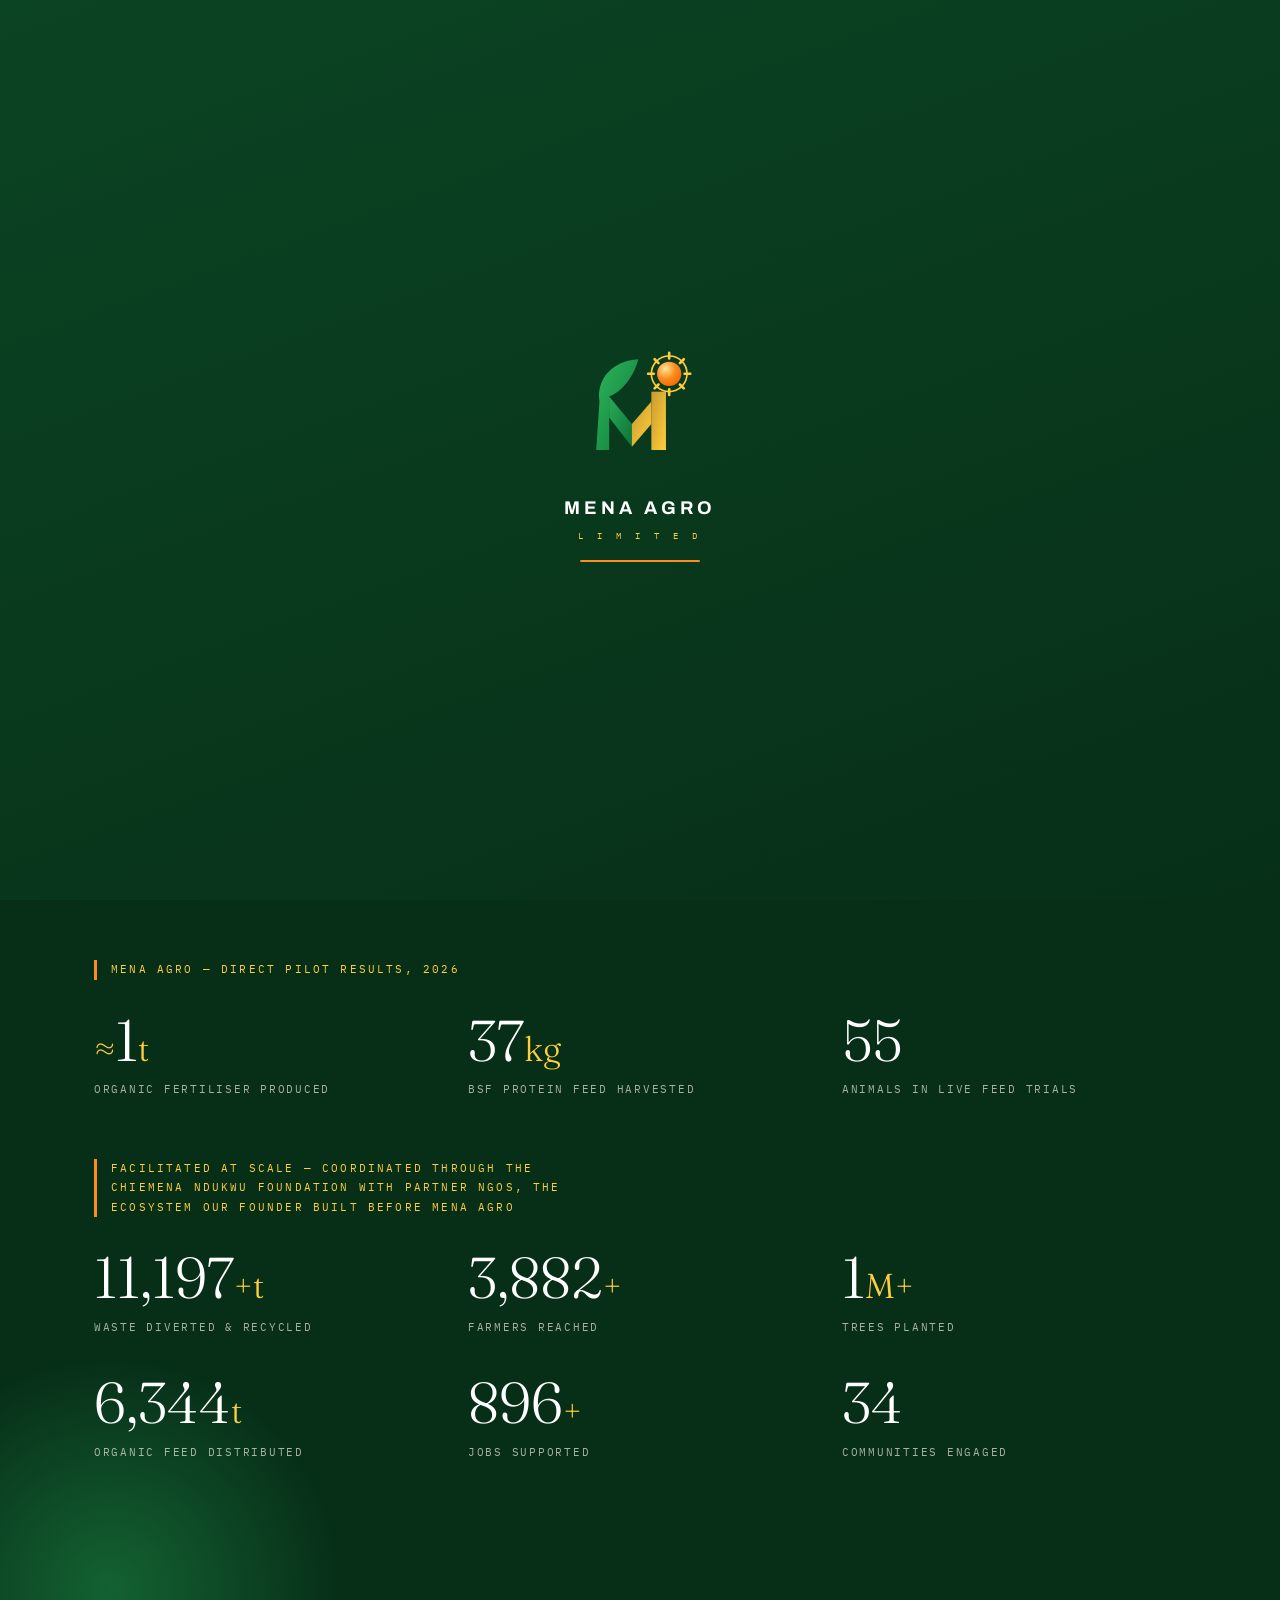
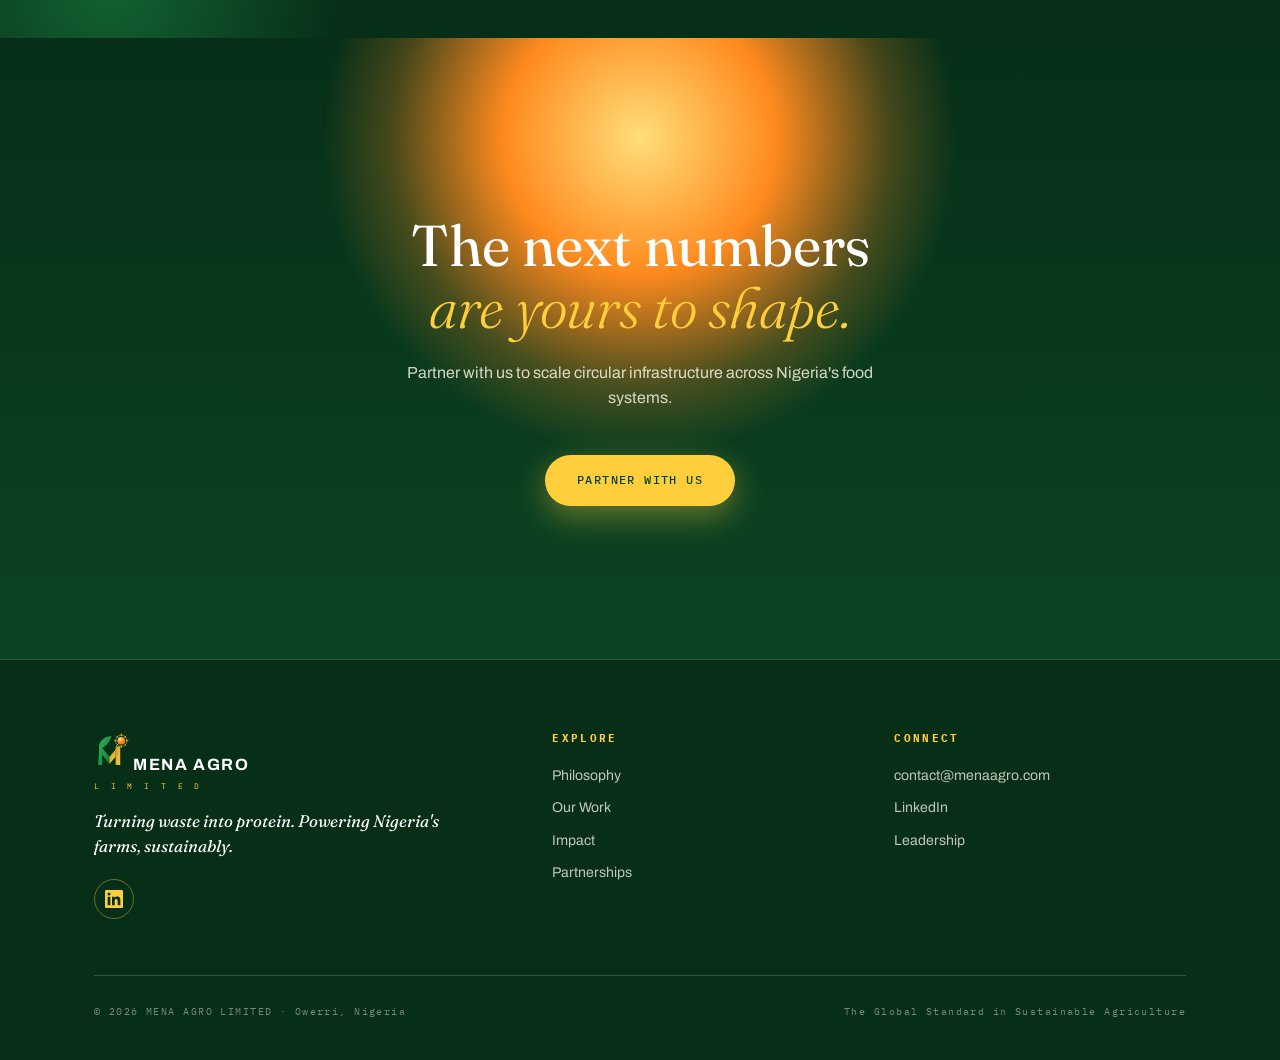
<file: impact.html>
<!DOCTYPE html>
<html lang="en">
<head>
<meta charset="UTF-8" />
<meta name="viewport" content="width=device-width, initial-scale=1" />
<title>Impact — MENA AGRO LIMITED</title>
<meta name="description" content="Transparent results at two scales: MENA AGRO's direct pilot outputs and the ecosystem-scale impact facilitated through the Chiemena Ndukwu Foundation and partner NGOs." />
<link rel="canonical" href="https://www.menaagro.com/impact" />
<meta property="og:type" content="website" />
<meta property="og:site_name" content="MENA AGRO LIMITED" />
<meta property="og:title" content="Impact — MENA AGRO LIMITED" />
<meta property="og:description" content="Transparent results at two scales: MENA AGRO's direct pilot outputs and the ecosystem-scale impact facilitated through the Chiemena Ndukwu Foundation and partner NGOs." />
<meta property="og:url" content="https://www.menaagro.com/impact" />
<meta property="og:image" content="https://www.menaagro.com/og-image.png" />
<meta property="og:image:width" content="1200" />
<meta property="og:image:height" content="630" />
<meta name="twitter:card" content="summary_large_image" />
<link rel="icon" type="image/png" sizes="48x48" href="/favicon.png" />
<link rel="icon" type="image/png" sizes="512x512" href="/logo.png" />
<link rel="apple-touch-icon" href="/logo.png" />
<link rel="preconnect" href="https://fonts.googleapis.com">
<link rel="preconnect" href="https://fonts.gstatic.com" crossorigin>
<link href="https://fonts.googleapis.com/css2?family=Fraunces:ital,opsz,wght@0,9..144,300;0,9..144,400;0,9..144,600;1,9..144,300;1,9..144,400&family=Archivo:wght@400;500;600;700&family=IBM+Plex+Mono:wght@400;500&display=swap" rel="stylesheet">
<link rel="stylesheet" href="/styles.css">

</head>
<body>
<svg width="0" height="0" style="position:absolute" aria-hidden="true">
  <defs>
    <linearGradient id="mGreen" x1="0" y1="0" x2="1" y2="1">
      <stop offset="0" stop-color="#2FB55C"/><stop offset="1" stop-color="#0B7A38"/>
    </linearGradient>
    <linearGradient id="mGold" x1="0" y1="0" x2="1" y2="1">
      <stop offset="0" stop-color="#C99B2F"/><stop offset="1" stop-color="#FFCE3D"/>
    </linearGradient>
    <radialGradient id="sunGrad" cx="35%" cy="30%" r="75%">
      <stop offset="0" stop-color="#FFE896"/><stop offset=".55" stop-color="#FF8A1E"/><stop offset="1" stop-color="#F26A0C"/>
    </radialGradient>
    <g id="mMark">
      <path d="M6 30 C4 16 14 5 30 4 C27 15 20 24 12 27 L12 60 L4 60 Z" fill="url(#mGreen)"/>
      <path d="M12 27 L26 44 L26 58 L12 40 Z" fill="url(#mGreen)" opacity=".92"/>
      <path d="M26 44 L38 30 L38 44 L26 58 Z" fill="url(#mGold)"/>
      <rect x="38" y="24" width="9" height="36" fill="url(#mGold)"/>
      <circle cx="49" cy="13" r="11" fill="none" stroke="#FFCE3D" stroke-width="1" class="sun-glowring"/>
      <g class="sun-rays" stroke="#FFCE3D" stroke-width="1.6" stroke-linecap="round">
        <line x1="49" y1="0" x2="49" y2="3.5"/><line x1="49" y1="22.5" x2="49" y2="26"/>
        <line x1="36" y1="13" x2="39.5" y2="13"/><line x1="58.5" y1="13" x2="62" y2="13"/>
        <line x1="40" y1="4" x2="42.4" y2="6.4"/><line x1="55.6" y1="19.6" x2="58" y2="22"/>
        <line x1="58" y1="4" x2="55.6" y2="6.4"/><line x1="42.4" y1="19.6" x2="40" y2="22"/>
      </g>
      <circle cx="49" cy="13" r="7.5" fill="url(#sunGrad)" class="sun-core"/>
    </g>
  </defs>
</svg>
<div id="splash" role="presentation">
  <div class="splash-inner">
    <svg class="logo-mark" width="120" height="130" viewBox="-6 -6 74 74"><use href="#mMark"/></svg>
    <div class="splash-name">MENA AGRO<small>L I M I T E D</small></div>
    <div class="splash-line"></div>
  </div>
</div>
<nav id="nav">
  <div class="wrap nav-inner">
    <a class="brand" href="/" aria-label="MENA AGRO LIMITED home">
      <svg class="logo-mark" width="44" height="48" viewBox="-4 -4 70 70"><use href="#mMark"/></svg>
      <span class="brand-name">MENA AGRO<small>L I M I T E D</small></span>
    </a>
    <ul class="nav-links">
      <li><a href="/philosophy">Philosophy</a></li>
      <li><a href="/work">Our Work</a></li>
      <li><a href="/impact" aria-current="page">Impact</a></li>
      <li><a class="nav-cta" href="/partnerships">Partner with us</a></li>
    </ul>
    <button class="burger" aria-label="Menu" aria-expanded="false"><span></span><span></span><span></span></button>
  </div>
</nav>
<header class="subhero">
  <div class="hero-sun"></div>
  <div class="pollen" aria-hidden="true">
    <i style="--x:8%;--dur:16s;--del:0s"></i><i style="--x:22%;--dur:13s;--del:3s"></i>
    <i style="--x:37%;--dur:18s;--del:1s"></i><i style="--x:52%;--dur:12s;--del:5s"></i>
    <i style="--x:64%;--dur:15s;--del:2s"></i><i style="--x:78%;--dur:19s;--del:6s"></i>
    <i style="--x:90%;--dur:14s;--del:4s"></i>
  </div>
  <div class="wrap" style="position:relative;z-index:2">
    <div class="hero">
      <div class="eyebrow dark hero-eyebrow">Measurable Impact</div>
      <h1><span class="line"><span>Proof at</span></span>
      <span class="line"><span class="serif-i">two scales.</span></span></h1>
      <p class="lede">We report our own direct results and the ecosystem-scale work our founder facilitated — separately, transparently, verifiably.</p>
    </div>
  </div>
</header>
<section class="impact dark" id="impact" style="padding-top:60px">
  <div class="wrap">
    <div class="tier rv">
      <div class="tier-label">MENA AGRO &mdash; Direct pilot results, 2026</div>
      <div class="stats">
        <div class="stat"><span class="n" data-count="1"><em>&asymp;</em>0<em>t</em></span><span class="l">Organic fertiliser produced</span></div>
        <div class="stat"><span class="n" data-count="50">0<em>kg</em></span><span class="l">BSF protein feed harvested</span></div>
        <div class="stat"><span class="n" data-count="74">0</span><span class="l">Animals in live feed trials</span></div>
      </div>
    </div>
    <div class="tier rv">
      <div class="tier-label">Facilitated at scale &mdash; coordinated through the Chiemena Ndukwu Foundation with partner NGOs, the ecosystem our founder built before MENA AGRO</div>
      <div class="stats">
        <div class="stat"><span class="n" data-count="15000">0<em>+t</em></span><span class="l">Waste diverted &amp; recycled</span></div>
        <div class="stat"><span class="n" data-count="5200">0<em>+</em></span><span class="l">Farmers reached</span></div>
        <div class="stat"><span class="n" data-count="2">0<em>M+</em></span><span class="l">Trees planted</span></div>
        <div class="stat"><span class="n" data-count="8500">0<em>t</em></span><span class="l">Organic feed distributed</span></div>
        <div class="stat"><span class="n" data-count="1200">0<em>+</em></span><span class="l">Jobs supported</span></div>
        <div class="stat"><span class="n" data-count="45">0</span><span class="l">Communities engaged</span></div>
      </div>
    </div>
  </div>
</section>
<section class="cta dark" style="background:linear-gradient(180deg,#072F18,#0B4423)">
  <div class="cta-sun"></div>
  <div class="wrap rv">
    <h2 class="ws">The next numbers <span class="serif-i">are yours to shape.</span></h2>
    <p>Partner with us to scale circular infrastructure across Nigeria's food systems.</p>
    <a class="btn btn-sun" href="/partnerships">Partner with us</a>
  </div>
</section>
<footer>
  <div class="wrap">
    <div class="f-grid">
      <div>
        <a class="brand" href="/" style="margin-bottom:6px">
          <svg class="logo-mark" width="36" height="40" viewBox="-4 -4 70 70"><use href="#mMark"/></svg>
          <span class="brand-name">MENA AGRO<small>L I M I T E D</small></span>
        </a>
        <p class="f-tag">Turning waste into protein. Powering Nigeria's farms, sustainably.</p>
        <div class="socials">
          <a href="https://www.linkedin.com/company/mena-agro-limited/" target="_blank" rel="noopener" aria-label="MENA AGRO on LinkedIn">
            <svg width="18" height="18" viewBox="0 0 24 24"><path d="M20.45 20.45h-3.55v-5.57c0-1.33-.03-3.04-1.85-3.04-1.86 0-2.14 1.45-2.14 2.94v5.67H9.35V9h3.41v1.56h.05c.48-.9 1.64-1.85 3.37-1.85 3.6 0 4.27 2.37 4.27 5.46v6.28zM5.34 7.43a2.06 2.06 0 1 1 0-4.12 2.06 2.06 0 0 1 0 4.12zM7.12 20.45H3.55V9h3.57v11.45zM22.22 0H1.77C.79 0 0 .77 0 1.72v20.55C0 23.23.79 24 1.77 24h20.45c.98 0 1.78-.77 1.78-1.73V1.72C24 .77 23.2 0 22.22 0z"/></svg>
          </a>
          <!-- future socials: copy an <a> block above and swap the href + icon -->
        </div>
      </div>
      <div>
        <h4>Explore</h4>
        <a href="/philosophy">Philosophy</a>
        <a href="/work">Our Work</a>
        <a href="/impact">Impact</a>
        <a href="/partnerships">Partnerships</a>
      </div>
      <div>
        <h4>Connect</h4>
        <a href="mailto:contact@menaagro.com">contact@menaagro.com</a>
        <a href="https://www.linkedin.com/company/mena-agro-limited/" target="_blank" rel="noopener">LinkedIn</a>
        <a href="/philosophy#founder">Leadership</a>
      </div>
    </div>
    <div class="f-base">
      <span>&copy; 2026 MENA AGRO LIMITED &middot; Owerri, Nigeria</span>
      <span>The Global Standard in Sustainable Agriculture</span>
    </div>
  </div>
</footer>
<script src="/script.js"></script>
</body>
</html>
</file>
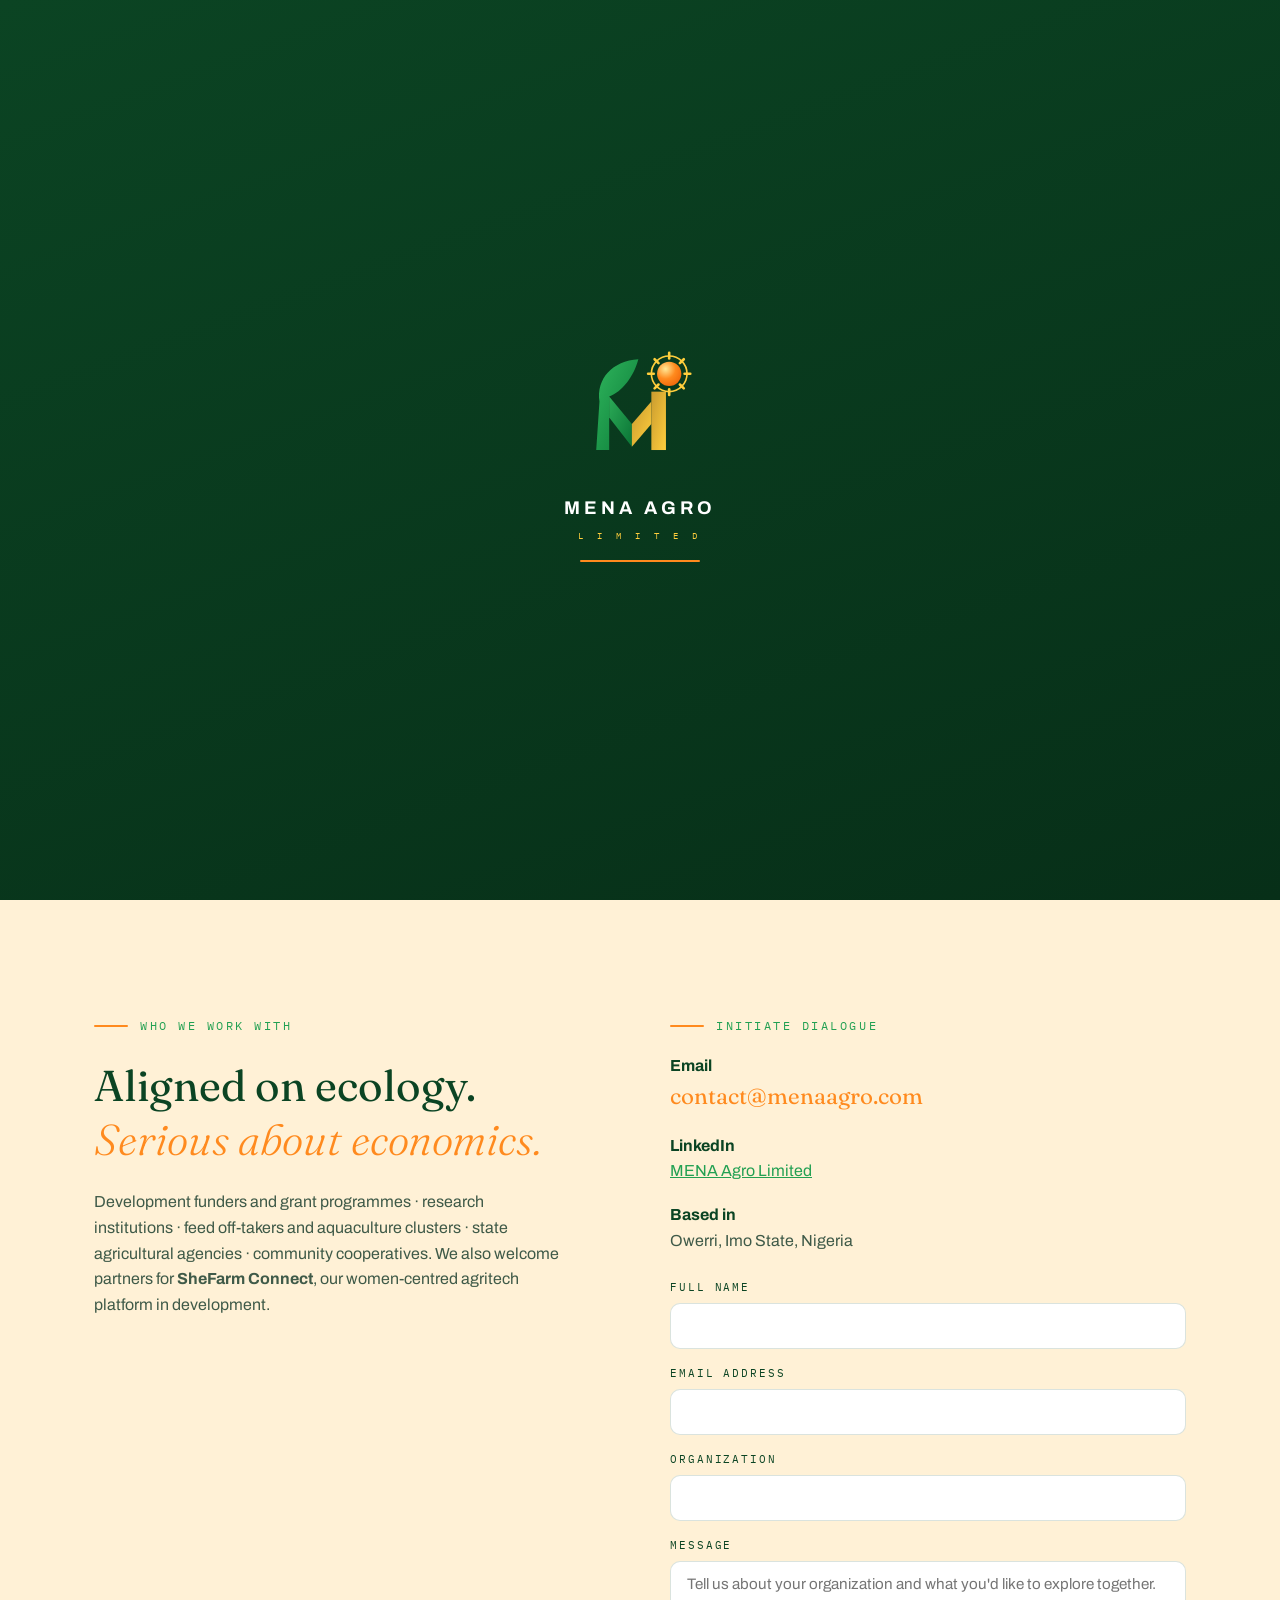
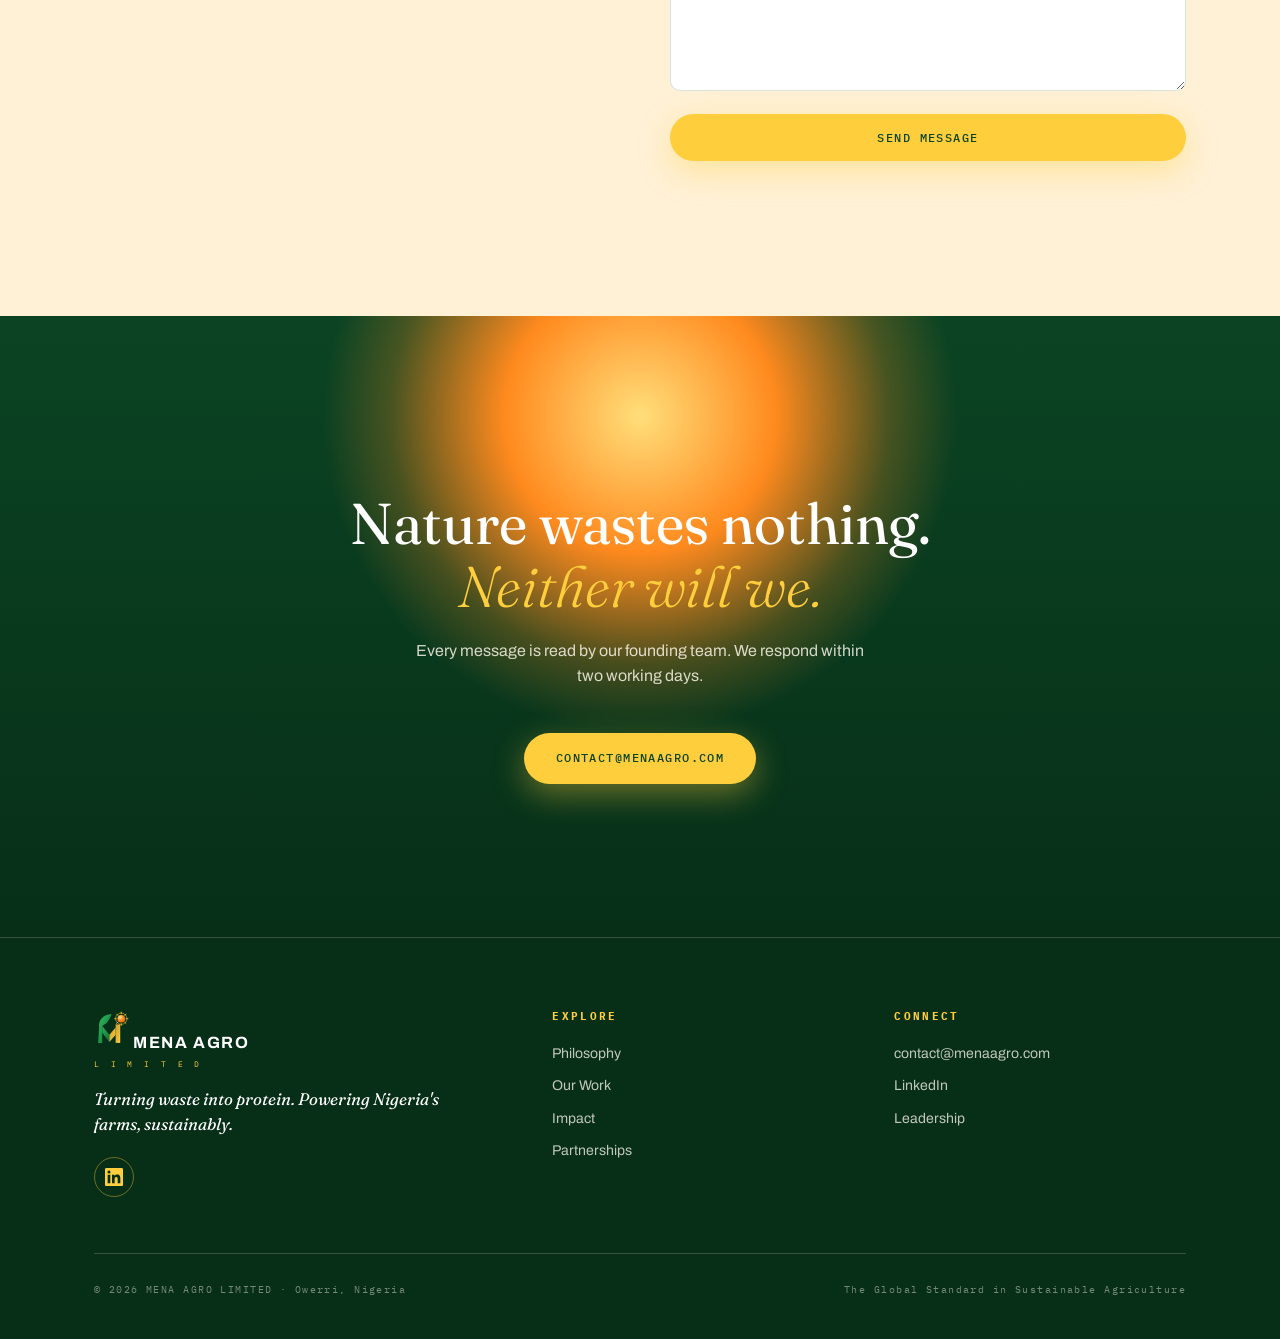
<file: partnerships.html>
<!DOCTYPE html>
<html lang="en">
<head>
<meta charset="UTF-8" />
<meta name="viewport" content="width=device-width, initial-scale=1" />
<title>Partner With Us — MENA AGRO LIMITED</title>
<meta name="description" content="Collaborate with MENA AGRO on circular bioeconomy and sustainable agriculture in Nigeria. Funders, researchers, off-takers and institutions — start the conversation." />
<link rel="canonical" href="https://www.menaagro.com/partnerships" />
<meta property="og:type" content="website" />
<meta property="og:site_name" content="MENA AGRO LIMITED" />
<meta property="og:title" content="Partner With Us — MENA AGRO LIMITED" />
<meta property="og:description" content="Collaborate with MENA AGRO on circular bioeconomy and sustainable agriculture in Nigeria. Funders, researchers, off-takers and institutions — start the conversation." />
<meta property="og:url" content="https://www.menaagro.com/partnerships" />
<meta property="og:image" content="https://www.menaagro.com/og-image.png" />
<meta property="og:image:width" content="1200" />
<meta property="og:image:height" content="630" />
<meta name="twitter:card" content="summary_large_image" />
<link rel="icon" type="image/png" sizes="48x48" href="/favicon.png" />
<link rel="icon" type="image/png" sizes="512x512" href="/logo.png" />
<link rel="apple-touch-icon" href="/logo.png" />
<link rel="preconnect" href="https://fonts.googleapis.com">
<link rel="preconnect" href="https://fonts.gstatic.com" crossorigin>
<link href="https://fonts.googleapis.com/css2?family=Fraunces:ital,opsz,wght@0,9..144,300;0,9..144,400;0,9..144,600;1,9..144,300;1,9..144,400&family=Archivo:wght@400;500;600;700&family=IBM+Plex+Mono:wght@400;500&display=swap" rel="stylesheet">
<link rel="stylesheet" href="/styles.css">

</head>
<body>
<svg width="0" height="0" style="position:absolute" aria-hidden="true">
  <defs>
    <linearGradient id="mGreen" x1="0" y1="0" x2="1" y2="1">
      <stop offset="0" stop-color="#2FB55C"/><stop offset="1" stop-color="#0B7A38"/>
    </linearGradient>
    <linearGradient id="mGold" x1="0" y1="0" x2="1" y2="1">
      <stop offset="0" stop-color="#C99B2F"/><stop offset="1" stop-color="#FFCE3D"/>
    </linearGradient>
    <radialGradient id="sunGrad" cx="35%" cy="30%" r="75%">
      <stop offset="0" stop-color="#FFE896"/><stop offset=".55" stop-color="#FF8A1E"/><stop offset="1" stop-color="#F26A0C"/>
    </radialGradient>
    <g id="mMark">
      <path d="M6 30 C4 16 14 5 30 4 C27 15 20 24 12 27 L12 60 L4 60 Z" fill="url(#mGreen)"/>
      <path d="M12 27 L26 44 L26 58 L12 40 Z" fill="url(#mGreen)" opacity=".92"/>
      <path d="M26 44 L38 30 L38 44 L26 58 Z" fill="url(#mGold)"/>
      <rect x="38" y="24" width="9" height="36" fill="url(#mGold)"/>
      <circle cx="49" cy="13" r="11" fill="none" stroke="#FFCE3D" stroke-width="1" class="sun-glowring"/>
      <g class="sun-rays" stroke="#FFCE3D" stroke-width="1.6" stroke-linecap="round">
        <line x1="49" y1="0" x2="49" y2="3.5"/><line x1="49" y1="22.5" x2="49" y2="26"/>
        <line x1="36" y1="13" x2="39.5" y2="13"/><line x1="58.5" y1="13" x2="62" y2="13"/>
        <line x1="40" y1="4" x2="42.4" y2="6.4"/><line x1="55.6" y1="19.6" x2="58" y2="22"/>
        <line x1="58" y1="4" x2="55.6" y2="6.4"/><line x1="42.4" y1="19.6" x2="40" y2="22"/>
      </g>
      <circle cx="49" cy="13" r="7.5" fill="url(#sunGrad)" class="sun-core"/>
    </g>
  </defs>
</svg>
<div id="splash" role="presentation">
  <div class="splash-inner">
    <svg class="logo-mark" width="120" height="130" viewBox="-6 -6 74 74"><use href="#mMark"/></svg>
    <div class="splash-name">MENA AGRO<small>L I M I T E D</small></div>
    <div class="splash-line"></div>
  </div>
</div>
<nav id="nav">
  <div class="wrap nav-inner">
    <a class="brand" href="/" aria-label="MENA AGRO LIMITED home">
      <svg class="logo-mark" width="44" height="48" viewBox="-4 -4 70 70"><use href="#mMark"/></svg>
      <span class="brand-name">MENA AGRO<small>L I M I T E D</small></span>
    </a>
    <ul class="nav-links">
      <li><a href="/philosophy">Philosophy</a></li>
      <li><a href="/work">Our Work</a></li>
      <li><a href="/impact">Impact</a></li>
      <li><a class="nav-cta" href="/partnerships">Partner with us</a></li>
    </ul>
    <button class="burger" aria-label="Menu" aria-expanded="false"><span></span><span></span><span></span></button>
  </div>
</nav>
<header class="subhero">
  <div class="hero-sun"></div>
  <div class="pollen" aria-hidden="true">
    <i style="--x:8%;--dur:16s;--del:0s"></i><i style="--x:22%;--dur:13s;--del:3s"></i>
    <i style="--x:37%;--dur:18s;--del:1s"></i><i style="--x:52%;--dur:12s;--del:5s"></i>
    <i style="--x:64%;--dur:15s;--del:2s"></i><i style="--x:78%;--dur:19s;--del:6s"></i>
    <i style="--x:90%;--dur:14s;--del:4s"></i>
  </div>
  <div class="wrap" style="position:relative;z-index:2">
    <div class="hero">
      <div class="eyebrow dark hero-eyebrow">Collaborate</div>
      <h1><span class="line"><span>Systemic change is</span></span>
      <span class="line"><span class="serif-i">a team sport.</span></span></h1>
      <p class="lede">We work with funders, development institutions, research partners, and off-takers committed to resilient African food systems.</p>
    </div>
  </div>
</header>
<section class="thesis">
  <div class="wrap thesis-grid">
    <div class="rv">
      <div class="eyebrow">Who we work with</div>
      <h2 class="ws">Aligned on ecology. <span class="serif-i">Serious about economics.</span></h2>
      <p style="margin-top:22px;color:#3f5a48">Development funders and grant programmes &middot; research institutions &middot; feed off-takers and aquaculture clusters &middot; state agricultural agencies &middot; community cooperatives. We also welcome partners for <strong>SheFarm Connect</strong>, our women-centred agritech platform in development.</p>
    </div>
    <div class="rv d2">
      <div class="eyebrow" style="margin-bottom:18px">Initiate dialogue</div>
      <p><strong style="color:var(--green-deep)">Email</strong><br>
      <a href="mailto:contact@menaagro.com" style="color:var(--sun);font-family:'Fraunces',serif;font-size:1.4rem;text-decoration:none">contact@menaagro.com</a></p>
      <p style="margin-top:18px"><strong style="color:var(--green-deep)">LinkedIn</strong><br>
      <a href="https://www.linkedin.com/company/mena-agro-limited/" target="_blank" rel="noopener" style="color:var(--green)">MENA Agro Limited</a></p>
      <p style="margin-top:18px"><strong style="color:var(--green-deep)">Based in</strong><br>Owerri, Imo State, Nigeria</p>
      <form class="pform" id="pform" action="https://formspree.io/f/mzdlozza" method="POST" style="margin-top:26px">
        <input type="text" name="_gotcha" style="display:none" tabindex="-1" autocomplete="off">
        <div><label for="pf-name">Full name</label><input id="pf-name" name="name" type="text" required autocomplete="name"></div>
        <div><label for="pf-email">Email address</label><input id="pf-email" name="email" type="email" required autocomplete="email"></div>
        <div><label for="pf-org">Organization</label><input id="pf-org" name="organization" type="text" autocomplete="organization"></div>
        <div><label for="pf-msg">Message</label><textarea id="pf-msg" name="message" required placeholder="Tell us about your organization and what you'd like to explore together."></textarea></div>
        <button class="btn btn-sun" type="submit">Send message</button>
        <p class="form-note" id="pform-status"></p>
      </form>
    </div>
  </div>
</section>
<section class="cta dark">
  <div class="cta-sun"></div>
  <div class="wrap rv">
    <h2 class="ws">Nature wastes nothing. <span class="serif-i">Neither will we.</span></h2>
    <p>Every message is read by our founding team. We respond within two working days.</p>
    <a class="btn btn-sun" href="mailto:contact@menaagro.com">contact@menaagro.com</a>
  </div>
</section>
<footer>
  <div class="wrap">
    <div class="f-grid">
      <div>
        <a class="brand" href="/" style="margin-bottom:6px">
          <svg class="logo-mark" width="36" height="40" viewBox="-4 -4 70 70"><use href="#mMark"/></svg>
          <span class="brand-name">MENA AGRO<small>L I M I T E D</small></span>
        </a>
        <p class="f-tag">Turning waste into protein. Powering Nigeria's farms, sustainably.</p>
        <div class="socials">
          <a href="https://www.linkedin.com/company/mena-agro-limited/" target="_blank" rel="noopener" aria-label="MENA AGRO on LinkedIn">
            <svg width="18" height="18" viewBox="0 0 24 24"><path d="M20.45 20.45h-3.55v-5.57c0-1.33-.03-3.04-1.85-3.04-1.86 0-2.14 1.45-2.14 2.94v5.67H9.35V9h3.41v1.56h.05c.48-.9 1.64-1.85 3.37-1.85 3.6 0 4.27 2.37 4.27 5.46v6.28zM5.34 7.43a2.06 2.06 0 1 1 0-4.12 2.06 2.06 0 0 1 0 4.12zM7.12 20.45H3.55V9h3.57v11.45zM22.22 0H1.77C.79 0 0 .77 0 1.72v20.55C0 23.23.79 24 1.77 24h20.45c.98 0 1.78-.77 1.78-1.73V1.72C24 .77 23.2 0 22.22 0z"/></svg>
          </a>
          <!-- future socials: copy an <a> block above and swap the href + icon -->
        </div>
      </div>
      <div>
        <h4>Explore</h4>
        <a href="/philosophy">Philosophy</a>
        <a href="/work">Our Work</a>
        <a href="/impact">Impact</a>
        <a href="/partnerships">Partnerships</a>
      </div>
      <div>
        <h4>Connect</h4>
        <a href="mailto:contact@menaagro.com">contact@menaagro.com</a>
        <a href="https://www.linkedin.com/company/mena-agro-limited/" target="_blank" rel="noopener">LinkedIn</a>
        <a href="/philosophy#founder">Leadership</a>
      </div>
    </div>
    <div class="f-base">
      <span>&copy; 2026 MENA AGRO LIMITED &middot; Owerri, Nigeria</span>
      <span>The Global Standard in Sustainable Agriculture</span>
    </div>
  </div>
</footer>
<script src="/script.js"></script>
</body>
</html>
</file>
<file: styles.css>
:root{
  --green:#22A052;
  --green-deep:#0B4423;
  --green-dark:#072F18;
  --gold:#C99B2F;
  --sun-yellow:#FFCE3D;
  --sun:#FF8A1E;
  --coral:#FF6B4A;
  --cream:#FFF9ED;
  --cream-deep:#FFF1D6;
  --ink:#12351F;
  --hair:rgba(11,68,35,.15);
  --hair-light:rgba(255,249,237,.18);
  --ease:cubic-bezier(.22,.8,.24,1);
}
*{margin:0;padding:0;box-sizing:border-box}
html{scroll-behavior:smooth}
body{font-family:'Archivo',sans-serif;background:var(--cream);color:var(--ink);line-height:1.6;-webkit-font-smoothing:antialiased;overflow-x:hidden}
::selection{background:var(--sun-yellow);color:var(--green-deep)}
img{display:block;max-width:100%}

.wrap{max-width:1220px;margin:0 auto;padding:0 clamp(20px,5vw,64px)}
.eyebrow{font-family:'IBM Plex Mono',monospace;font-size:.72rem;letter-spacing:.22em;text-transform:uppercase;color:var(--green);display:flex;align-items:center;gap:12px}
.eyebrow::before{content:"";width:34px;height:2px;background:var(--sun);border-radius:2px}
.dark .eyebrow{color:var(--sun-yellow)}
h1,h2,h3{font-family:'Fraunces',serif;font-weight:400;line-height:1.08}
.serif-i{font-style:italic;font-weight:300;color:var(--sun)}
.dark .serif-i{color:var(--sun-yellow)}

.rv{opacity:0;transform:translateY(30px);transition:opacity .9s var(--ease),transform .9s var(--ease)}
.rv.in{opacity:1;transform:none}
.rv.d1{transition-delay:.12s}.rv.d2{transition-delay:.24s}.rv.d3{transition-delay:.36s}.rv.d4{transition-delay:.48s}

/* word stagger for headings */
.ws .w{display:inline-block;opacity:0;transform:translateY(.6em) rotate(2deg);transition:opacity .7s var(--ease),transform .7s var(--ease)}
.ws.in .w{opacity:1;transform:none}

/* ============ ANIMATED LOGO ============ */
.logo-mark{position:relative}
.sun-core{animation:sunPulse 3.4s var(--ease) infinite;transform-origin:center;transform-box:fill-box}
@keyframes sunPulse{0%,100%{transform:scale(1)}50%{transform:scale(1.14)}}
.sun-rays{transform-origin:center;transform-box:fill-box;animation:rayspin 14s linear infinite}
@keyframes rayspin{to{transform:rotate(360deg)}}
.sun-glowring{transform-origin:center;transform-box:fill-box;animation:glowring 3.4s var(--ease) infinite}
@keyframes glowring{0%,100%{transform:scale(1);opacity:.55}50%{transform:scale(1.7);opacity:0}}

/* ============ NAV ============ */
nav{position:fixed;top:0;left:0;right:0;z-index:100;padding:16px 0;transition:background .4s,box-shadow .4s,padding .4s}
nav.scrolled{background:rgba(7,47,24,.97);padding:10px 0;box-shadow:0 1px 0 var(--hair-light)}
.nav-inner{display:flex;align-items:center;justify-content:space-between}
.brand{display:flex;align-items:center;gap:12px;text-decoration:none}
.brand-name{font-weight:700;font-size:1.02rem;letter-spacing:.1em;color:#fff}
.brand-name small{display:block;font-family:'IBM Plex Mono',monospace;font-size:.5rem;letter-spacing:.42em;color:var(--sun-yellow);font-weight:400;margin-top:2px}
.nav-links{display:flex;gap:30px;align-items:center;list-style:none}
.nav-links a{color:#fff;text-decoration:none;font-size:.82rem;letter-spacing:.06em;opacity:.85;transition:opacity .3s;position:relative}
.nav-links a::after{content:"";position:absolute;left:0;bottom:-5px;width:0;height:2px;background:var(--sun-yellow);border-radius:2px;transition:width .35s var(--ease)}
.nav-links a:hover{opacity:1}
.nav-links a:hover::after{width:100%}
.nav-cta{background:var(--sun-yellow);padding:10px 22px;border-radius:100px;color:var(--green-deep)!important;font-family:'IBM Plex Mono',monospace;font-size:.72rem!important;letter-spacing:.12em;text-transform:uppercase;font-weight:500;transition:background .3s,transform .3s!important}
.nav-cta:hover{background:var(--sun);color:#fff!important;transform:translateY(-1px)}
.nav-cta::after{display:none}
/* mobile menu */
.burger{display:none;background:none;border:none;cursor:pointer;padding:8px;z-index:130}
.burger span{display:block;width:26px;height:2.5px;background:#fff;border-radius:2px;margin:6px 0;transition:transform .35s var(--ease),opacity .3s}
nav.open .burger span:nth-child(1){transform:translateY(8.5px) rotate(45deg)}
nav.open .burger span:nth-child(2){opacity:0}
nav.open .burger span:nth-child(3){transform:translateY(-8.5px) rotate(-45deg)}
@media(max-width:840px){
  .burger{display:block}
  .nav-links{
    position:fixed;top:0;left:0;right:0;height:100dvh;
    background:linear-gradient(160deg,#0B4423,#072F18);
    flex-direction:column;justify-content:center;gap:36px;
    transform:translateY(-102%);visibility:hidden;
    transition:transform .5s var(--ease),visibility 0s .5s;z-index:120;
  }
  nav.open .nav-links{transform:none;visibility:visible;transition:transform .5s var(--ease),visibility 0s}
  .nav-links a{font-size:1.3rem}
  .nav-cta{font-size:.9rem!important;padding:14px 30px}
  nav.open{background:transparent!important;box-shadow:none!important}
  .nav-inner{position:relative;z-index:130}
}

/* ============ HERO ============ */
header{
  min-height:100svh;color:#fff;position:relative;display:flex;align-items:center;overflow:hidden;
  background:linear-gradient(160deg,#0B4423 0%,#072F18 70%);
}
.hero-sun{
  position:absolute;top:-160px;right:-120px;width:560px;height:560px;border-radius:50%;pointer-events:none;
  background:radial-gradient(circle at 40% 40%,#FFDE7A 0%,var(--sun) 34%,rgba(255,138,30,.28) 58%,transparent 72%);
  filter:blur(2px);animation:heroSun 7s var(--ease) infinite;
}
@keyframes heroSun{0%,100%{transform:scale(1);opacity:.9}50%{transform:scale(1.07);opacity:1}}
.hero-sun::after{
  content:"";position:absolute;inset:-40px;border-radius:50%;
  border:1.5px dashed rgba(255,206,61,.4);animation:rayspin 40s linear infinite;
}
/* floating pollen particles */
.pollen{position:absolute;inset:0;pointer-events:none;overflow:hidden}
.pollen i{
  position:absolute;bottom:-10px;width:6px;height:6px;border-radius:50%;
  background:var(--sun-yellow);opacity:0;
  animation:float var(--dur,14s) linear infinite;animation-delay:var(--del,0s);
  left:var(--x,50%);
}
@keyframes float{
  0%{transform:translateY(0) translateX(0);opacity:0}
  8%{opacity:.7}
  90%{opacity:.4}
  100%{transform:translateY(-105vh) translateX(60px);opacity:0}
}
header::before{content:"";position:absolute;inset:0;opacity:.5;pointer-events:none;background-image:radial-gradient(rgba(255,249,237,.05) 1px,transparent 1px);background-size:3px 3px}
.hero-grid{display:grid;grid-template-columns:1.12fr .88fr;gap:40px;align-items:center;width:100%;padding-top:96px;position:relative;z-index:2}
@media(max-width:900px){.hero-grid{grid-template-columns:1fr}.hero-loop{order:-1;max-width:330px;margin:0 auto}}
.hero h1{font-size:clamp(2.5rem,6vw,4.8rem);letter-spacing:-.01em}
.hero h1 .line{display:block;overflow:hidden}
.hero h1 .line span{display:block;transform:translateY(110%);animation:rise 1.1s var(--ease) forwards}
.hero h1 .line:nth-child(2) span{animation-delay:.15s}
.hero h1 .line:nth-child(3) span{animation-delay:.3s}
@keyframes rise{to{transform:none}}
.hero p.lede{max-width:46ch;margin-top:26px;font-size:1.03rem;color:rgba(255,249,237,.85);opacity:0;animation:fade 1s .7s var(--ease) forwards}
@keyframes fade{to{opacity:1}}
.hero-ctas{display:flex;gap:16px;margin-top:36px;flex-wrap:wrap;opacity:0;animation:fade 1s .95s var(--ease) forwards}
.btn{font-family:'IBM Plex Mono',monospace;font-size:.74rem;letter-spacing:.12em;text-transform:uppercase;font-weight:500;text-decoration:none;padding:16px 32px;border-radius:100px;transition:transform .3s var(--ease),background .3s,color .3s,box-shadow .3s;display:inline-block}
.btn:hover{transform:translateY(-3px)}
.btn-sun{background:var(--sun-yellow);color:var(--green-deep);box-shadow:0 10px 32px rgba(255,206,61,.4)}
.btn-sun:hover{background:var(--sun);color:#fff;box-shadow:0 12px 36px rgba(255,138,30,.45)}
.btn-ghost{border:1.5px solid rgba(255,249,237,.35);color:#fff}
.btn-ghost:hover{border-color:var(--sun-yellow);color:var(--sun-yellow)}
.hero-eyebrow{opacity:0;animation:fade .8s .1s var(--ease) forwards;margin-bottom:24px}

/* the loop */
.hero-loop{position:relative;aspect-ratio:1}
.loop-svg{width:100%;height:100%}
.orbit-rotor{transform-origin:250px 250px;animation:rayspin 55s linear infinite}
.node-label{font-family:'IBM Plex Mono',monospace;font-size:11.5px;letter-spacing:.14em;fill:#FFF9ED;text-transform:uppercase}
.node-dot{fill:var(--sun-yellow)}
.loop-center-t{font-family:'Fraunces',serif;fill:#FFF9ED;font-size:21px;font-style:italic}
.loop-center-s{font-family:'IBM Plex Mono',monospace;fill:var(--sun-yellow);font-size:9.5px;letter-spacing:.26em}
.scroll-hint{position:absolute;bottom:30px;left:50%;transform:translateX(-50%);font-family:'IBM Plex Mono',monospace;font-size:.62rem;letter-spacing:.3em;color:var(--sun-yellow);text-transform:uppercase;opacity:0;animation:fade 1s 1.6s forwards;z-index:2}
.scroll-hint::after{content:"";display:block;width:2px;height:38px;background:linear-gradient(var(--sun),transparent);border-radius:2px;margin:10px auto 0;animation:drip 2.2s var(--ease) infinite}
@keyframes drip{0%{transform:scaleY(0);transform-origin:top}55%{transform:scaleY(1);transform-origin:top}56%{transform-origin:bottom}100%{transform:scaleY(0);transform-origin:bottom}}

/* ============ TICKER ============ */
.ticker{background:var(--sun-yellow);color:var(--green-deep);overflow:hidden;padding:14px 0;border-top:3px solid var(--green-dark)}
.ticker-track{display:flex;gap:0;width:max-content;animation:ticker 26s linear infinite}
.ticker:hover .ticker-track{animation-play-state:paused}
@keyframes ticker{to{transform:translateX(-50%)}}
.ticker span{font-family:'IBM Plex Mono',monospace;font-size:.74rem;letter-spacing:.18em;text-transform:uppercase;font-weight:500;padding:0 28px;white-space:nowrap;display:flex;align-items:center;gap:28px}
.ticker span::after{content:"☀";color:var(--sun)}

/* ============ PHOTOS ============ */
.ph{position:relative;border-radius:14px;overflow:hidden;background:linear-gradient(155deg,#0B4423,#072F18)}
.ph img{width:100%;height:100%;object-fit:cover;transition:transform 1.2s var(--ease)}
.ph:hover img{transform:scale(1.06)}
.ph .cap{
  position:absolute;left:0;right:0;bottom:0;padding:40px 18px 14px;
  background:linear-gradient(transparent,rgba(7,47,24,.85));
  font-family:'IBM Plex Mono',monospace;font-size:.62rem;letter-spacing:.18em;text-transform:uppercase;color:var(--sun-yellow);
}
.ph.noimg img{display:none}
.ph.noimg::before{
  content:attr(data-slot);position:absolute;inset:0;display:grid;place-items:center;text-align:center;padding:20px;
  font-family:'IBM Plex Mono',monospace;font-size:.62rem;letter-spacing:.2em;text-transform:uppercase;color:var(--sun-yellow);line-height:2.2;
}

/* field gallery */
.field{padding:clamp(90px,13vh,140px) 0;background:var(--cream)}
.field h2{font-size:clamp(1.9rem,3.8vw,3rem);color:var(--green-deep);margin:20px 0 16px}
.field .sub{color:#3f5a48;max-width:58ch;margin-bottom:52px}
.gallery{display:grid;grid-template-columns:repeat(12,1fr);grid-auto-rows:210px;gap:16px}
.g1{grid-column:span 7;grid-row:span 2}
.g2{grid-column:span 5}
.g3{grid-column:span 5}
.g4{grid-column:span 4}
.g5{grid-column:span 4}
.g6{grid-column:span 4}
@media(max-width:800px){
  .gallery{grid-template-columns:1fr 1fr;grid-auto-rows:190px}
  .g1{grid-column:span 2;grid-row:span 2}
  .g2,.g3,.g4,.g5,.g6{grid-column:span 1}
}
.pl{will-change:transform} /* parallax targets */

/* ============ THESIS ============ */
.thesis{padding:clamp(90px,13vh,140px) 0;background:var(--cream-deep)}
.thesis h2{font-size:clamp(1.7rem,3.4vw,2.7rem);max-width:26ch;line-height:1.25;color:var(--green-deep)}
.thesis-grid{display:grid;grid-template-columns:1fr 1fr;gap:60px;align-items:start}
@media(max-width:840px){.thesis-grid{grid-template-columns:1fr;gap:32px}}
.thesis p{color:#3f5a48;max-width:52ch;margin-bottom:18px}
.thesis .eyebrow{margin-bottom:24px}

/* ============ MODEL ============ */
.model{background:var(--green-deep);color:#FFF9ED;padding:clamp(90px,13vh,140px) 0;position:relative;overflow:hidden}
.model::after{content:"";position:absolute;top:-160px;right:-160px;width:460px;height:460px;border-radius:50%;background:radial-gradient(circle,rgba(255,138,30,.4),transparent 65%);pointer-events:none;animation:heroSun 8s var(--ease) infinite}
.model h2{font-size:clamp(1.9rem,3.8vw,3rem);margin:20px 0 60px;max-width:22ch}
.stages{display:grid;grid-template-columns:repeat(5,1fr);gap:1px;background:var(--hair-light);border:1px solid var(--hair-light);border-radius:10px;overflow:hidden}
@media(max-width:900px){.stages{grid-template-columns:1fr 1fr}}
@media(max-width:520px){.stages{grid-template-columns:1fr}}
.stage{background:var(--green-deep);padding:30px 24px;position:relative;transition:background .4s,transform .4s var(--ease)}
.stage:hover{background:#0E5A2E;transform:translateY(-4px)}
.stage .num{font-family:'IBM Plex Mono',monospace;font-size:.66rem;letter-spacing:.2em;color:var(--sun-yellow)}
.stage h3{font-size:1.18rem;margin:14px 0 10px}
.stage p{font-size:.83rem;color:rgba(255,249,237,.75);line-height:1.55}
.stage::after{content:"→";position:absolute;top:28px;right:20px;color:var(--sun);opacity:.7;font-size:.9rem}
.stage:last-child::after{content:"↺";opacity:1;color:var(--sun-yellow)}

/* ============ PROOF ============ */
.proof{padding:clamp(90px,13vh,140px) 0;background:var(--cream)}
.proof-grid{display:grid;grid-template-columns:.95fr 1.05fr;gap:64px;align-items:center}
@media(max-width:840px){.proof-grid{grid-template-columns:1fr;gap:40px}}
.proof h2{font-size:clamp(1.9rem,3.6vw,2.9rem);margin:20px 0 24px;color:var(--green-deep)}
.proof p{color:#3f5a48;margin-bottom:16px;max-width:54ch}
.chips{display:flex;flex-wrap:wrap;gap:10px;margin-top:28px}
.chip{border:1.5px solid var(--hair);border-radius:100px;padding:9px 18px;font-family:'IBM Plex Mono',monospace;font-size:.7rem;letter-spacing:.1em;color:var(--green-deep);transition:border-color .3s,background .3s,transform .3s}
.chip:hover{border-color:var(--sun);background:rgba(255,138,30,.08);transform:translateY(-2px)}
.proof .ph{aspect-ratio:4/3.5;box-shadow:0 28px 64px rgba(7,47,24,.25)}

/* ============ PIPELINE ============ */
.pipeline{background:var(--cream-deep);padding:clamp(90px,13vh,140px) 0}
.pipeline h2{font-size:clamp(1.9rem,3.6vw,2.9rem);margin:20px 0 14px;color:var(--green-deep)}
.pipeline .sub{color:#3f5a48;max-width:58ch;margin-bottom:52px}
.prog-list{border-top:1.5px solid var(--hair)}
.prog{display:grid;grid-template-columns:130px 1fr 1.3fr;gap:30px;align-items:baseline;padding:32px 0;border-bottom:1.5px solid var(--hair);transition:padding-left .4s var(--ease)}
.prog:hover{padding-left:16px}
@media(max-width:760px){.prog{grid-template-columns:1fr;gap:8px;padding:26px 0}}
.prog .tag{font-family:'IBM Plex Mono',monospace;font-size:.68rem;letter-spacing:.18em;color:#7d8a80;text-transform:uppercase}
.prog h3{font-size:1.5rem;color:var(--green-deep)}
.prog p{font-size:.92rem;color:#3f5a48}
.prog[data-live] .tag{color:var(--sun)}
.prog[data-live] .tag::before{content:"";display:inline-block;width:7px;height:7px;border-radius:50%;background:var(--sun);margin-right:8px;animation:blink 1.8s var(--ease) infinite}
@keyframes blink{0%,100%{opacity:1}50%{opacity:.3}}

/* ============ IMPACT ============ */
.impact{background:var(--green-dark);color:#FFF9ED;padding:clamp(90px,13vh,140px) 0;position:relative;overflow:hidden}
.impact::before{content:"";position:absolute;bottom:-200px;left:-140px;width:500px;height:500px;border-radius:50%;background:radial-gradient(circle,rgba(34,160,82,.45),transparent 65%);pointer-events:none}
.impact h2{font-size:clamp(1.9rem,3.6vw,2.9rem);margin:20px 0 56px}
.tier{margin-bottom:60px;position:relative}
.tier-label{font-family:'IBM Plex Mono',monospace;font-size:.68rem;letter-spacing:.2em;text-transform:uppercase;color:var(--sun-yellow);border-left:3px solid var(--sun);padding-left:14px;margin-bottom:32px;line-height:1.8;max-width:70ch}
.stats{display:grid;grid-template-columns:repeat(3,1fr);gap:38px 30px}
@media(max-width:760px){.stats{grid-template-columns:1fr 1fr}}
@media(max-width:460px){.stats{grid-template-columns:1fr}}
.stat .n{font-family:'Fraunces',serif;font-size:clamp(2.4rem,4.6vw,3.6rem);color:#fff;font-weight:300;line-height:1}
.stat .n em{font-style:normal;color:var(--sun-yellow);font-size:.6em}
.stat .l{font-family:'IBM Plex Mono',monospace;font-size:.68rem;letter-spacing:.16em;text-transform:uppercase;color:rgba(255,249,237,.65);margin-top:12px;display:block}

/* ============ FOUNDER ============ */
.founder{padding:clamp(90px,13vh,140px) 0;background:var(--cream)}
.founder-grid{display:grid;grid-template-columns:.8fr 1.2fr;gap:64px;align-items:center}
@media(max-width:840px){.founder-grid{grid-template-columns:1fr;gap:40px}}
.portrait{aspect-ratio:3/3.6;border-radius:14px;position:relative;overflow:hidden;display:grid;place-items:center;background:linear-gradient(155deg,#0B4423,#072F18);box-shadow:0 28px 64px rgba(7,47,24,.22)}
.portrait img{width:100%;height:100%;object-fit:cover}
.portrait em{font-family:'IBM Plex Mono',monospace;font-style:normal;font-size:.62rem;letter-spacing:.24em;color:var(--sun-yellow);text-transform:uppercase;text-align:center;line-height:2;padding:0 20px}
.portrait::after{content:"";position:absolute;inset:14px;border:1.5px solid rgba(255,206,61,.5);border-radius:9px;pointer-events:none}
.founder h2{font-size:clamp(1.8rem,3.4vw,2.7rem);margin:20px 0 22px;color:var(--green-deep)}
.founder p{color:#3f5a48;margin-bottom:16px;max-width:56ch}
.founder blockquote{font-family:'Fraunces',serif;font-style:italic;font-size:1.3rem;color:var(--green-deep);border-left:3px solid var(--sun);padding-left:22px;margin:30px 0;line-height:1.5}
.sig{font-family:'IBM Plex Mono',monospace;font-size:.7rem;letter-spacing:.18em;text-transform:uppercase;color:var(--green)}

/* ============ CTA ============ */
.cta{color:#fff;padding:clamp(110px,17vh,180px) 0;text-align:center;position:relative;overflow:hidden;background:linear-gradient(180deg,#0B4423,#072F18)}
.cta-sun{position:absolute;top:-220px;left:50%;transform:translateX(-50%);width:640px;height:640px;border-radius:50%;pointer-events:none;background:radial-gradient(circle,#FFDE7A 0%,var(--sun) 30%,rgba(255,138,30,.25) 55%,transparent 70%);animation:heroSun 7s var(--ease) infinite}
.cta .wrap{position:relative;z-index:2}
.cta h2{font-size:clamp(2rem,4.6vw,3.6rem);max-width:20ch;margin:24px auto 20px}
.cta p{color:rgba(255,249,237,.82);max-width:52ch;margin:0 auto 44px}
.cta .eyebrow{justify-content:center}
.cta .eyebrow::before{display:none}

/* ============ FOOTER ============ */
footer{background:var(--green-dark);color:rgba(255,249,237,.75);padding:70px 0 40px;border-top:1px solid var(--hair-light)}
.f-grid{display:grid;grid-template-columns:1.4fr 1fr 1fr;gap:50px;margin-bottom:56px}
@media(max-width:760px){.f-grid{grid-template-columns:1fr;gap:36px}}
.f-grid h4{font-family:'IBM Plex Mono',monospace;font-size:.66rem;letter-spacing:.22em;text-transform:uppercase;color:var(--sun-yellow);margin-bottom:18px}
.f-grid a{color:rgba(255,249,237,.75);text-decoration:none;display:block;margin-bottom:10px;font-size:.88rem;transition:color .3s}
.f-grid a:hover{color:var(--sun-yellow)}
.f-tag{font-family:'Fraunces',serif;font-style:italic;color:#fff;font-size:1.05rem;margin-top:16px;max-width:32ch;line-height:1.5}
.f-base{display:flex;justify-content:space-between;gap:20px;flex-wrap:wrap;padding-top:28px;border-top:1px solid var(--hair-light);font-family:'IBM Plex Mono',monospace;font-size:.64rem;letter-spacing:.14em;color:rgba(255,249,237,.45)}

@media(prefers-reduced-motion:reduce){
  *,*::before,*::after{animation-duration:.001s!important;animation-iteration-count:1!important;transition-duration:.001s!important}
  .rv,.ws .w{opacity:1;transform:none}
  .hero h1 .line span{transform:none}
  .hero p.lede,.hero-ctas,.hero-eyebrow,.scroll-hint{opacity:1}
  .ticker-track{animation:none}
}


/* ---- splash intro ---- */
#splash{
  position:fixed;inset:0;z-index:999;display:grid;place-items:center;
  background:linear-gradient(160deg,#0B4423,#072F18);
  transition:opacity .7s var(--ease),visibility .7s;
}
#splash.gone{opacity:0;visibility:hidden;pointer-events:none}
.splash-inner{text-align:center}
.splash-inner svg{animation:splashPop 1s var(--ease) both}
@keyframes splashPop{0%{transform:scale(.5);opacity:0}60%{transform:scale(1.08);opacity:1}100%{transform:scale(1)}}
.splash-name{
  font-family:'Archivo',sans-serif;font-weight:700;letter-spacing:.22em;color:#fff;font-size:1.15rem;margin-top:18px;
  animation:fade 1s .45s var(--ease) both;
}
.splash-name small{display:block;font-family:'IBM Plex Mono',monospace;font-size:.56rem;letter-spacing:.5em;color:var(--sun-yellow);font-weight:400;margin-top:6px}
.splash-line{width:0;height:2px;background:var(--sun);margin:16px auto 0;border-radius:2px;animation:grow 1s .7s var(--ease) both}
@keyframes grow{to{width:120px}}
@media(prefers-reduced-motion:reduce){#splash{display:none}}

/* ---- partnership form ---- */
.pform{display:grid;gap:16px;max-width:520px}
.pform label{font-family:'IBM Plex Mono',monospace;font-size:.66rem;letter-spacing:.18em;text-transform:uppercase;color:var(--green-deep);display:block;margin-bottom:7px}
.pform input,.pform textarea{
  width:100%;padding:14px 16px;border:1.5px solid var(--hair);border-radius:10px;background:#fff;
  font-family:'Archivo',sans-serif;font-size:.95rem;color:var(--ink);transition:border-color .3s,box-shadow .3s;
}
.pform input:focus,.pform textarea:focus{outline:none;border-color:var(--sun);box-shadow:0 0 0 4px rgba(255,138,30,.15)}
.pform textarea{min-height:130px;resize:vertical}
.pform .btn{border:none;cursor:pointer}
.form-note{font-size:.78rem;color:#6b7a70;margin-top:4px}

.form-note.ok{color:var(--green);font-weight:600}
.form-note.err{color:#c2452c}
.form-note.err a{color:var(--sun)}

/* footer social icons */
.socials{display:flex;gap:12px;margin-top:20px}
.socials a{
  display:grid;place-items:center;width:40px;height:40px;border-radius:50%;
  border:1.5px solid rgba(255,206,61,.4);color:var(--sun-yellow);margin:0!important;
  transition:background .3s,transform .3s,border-color .3s;
}
.socials a:hover{background:var(--sun-yellow);border-color:var(--sun-yellow);transform:translateY(-3px)}
.socials a:hover svg{fill:var(--green-dark)}
.socials svg{fill:var(--sun-yellow);transition:fill .3s}
</file>
